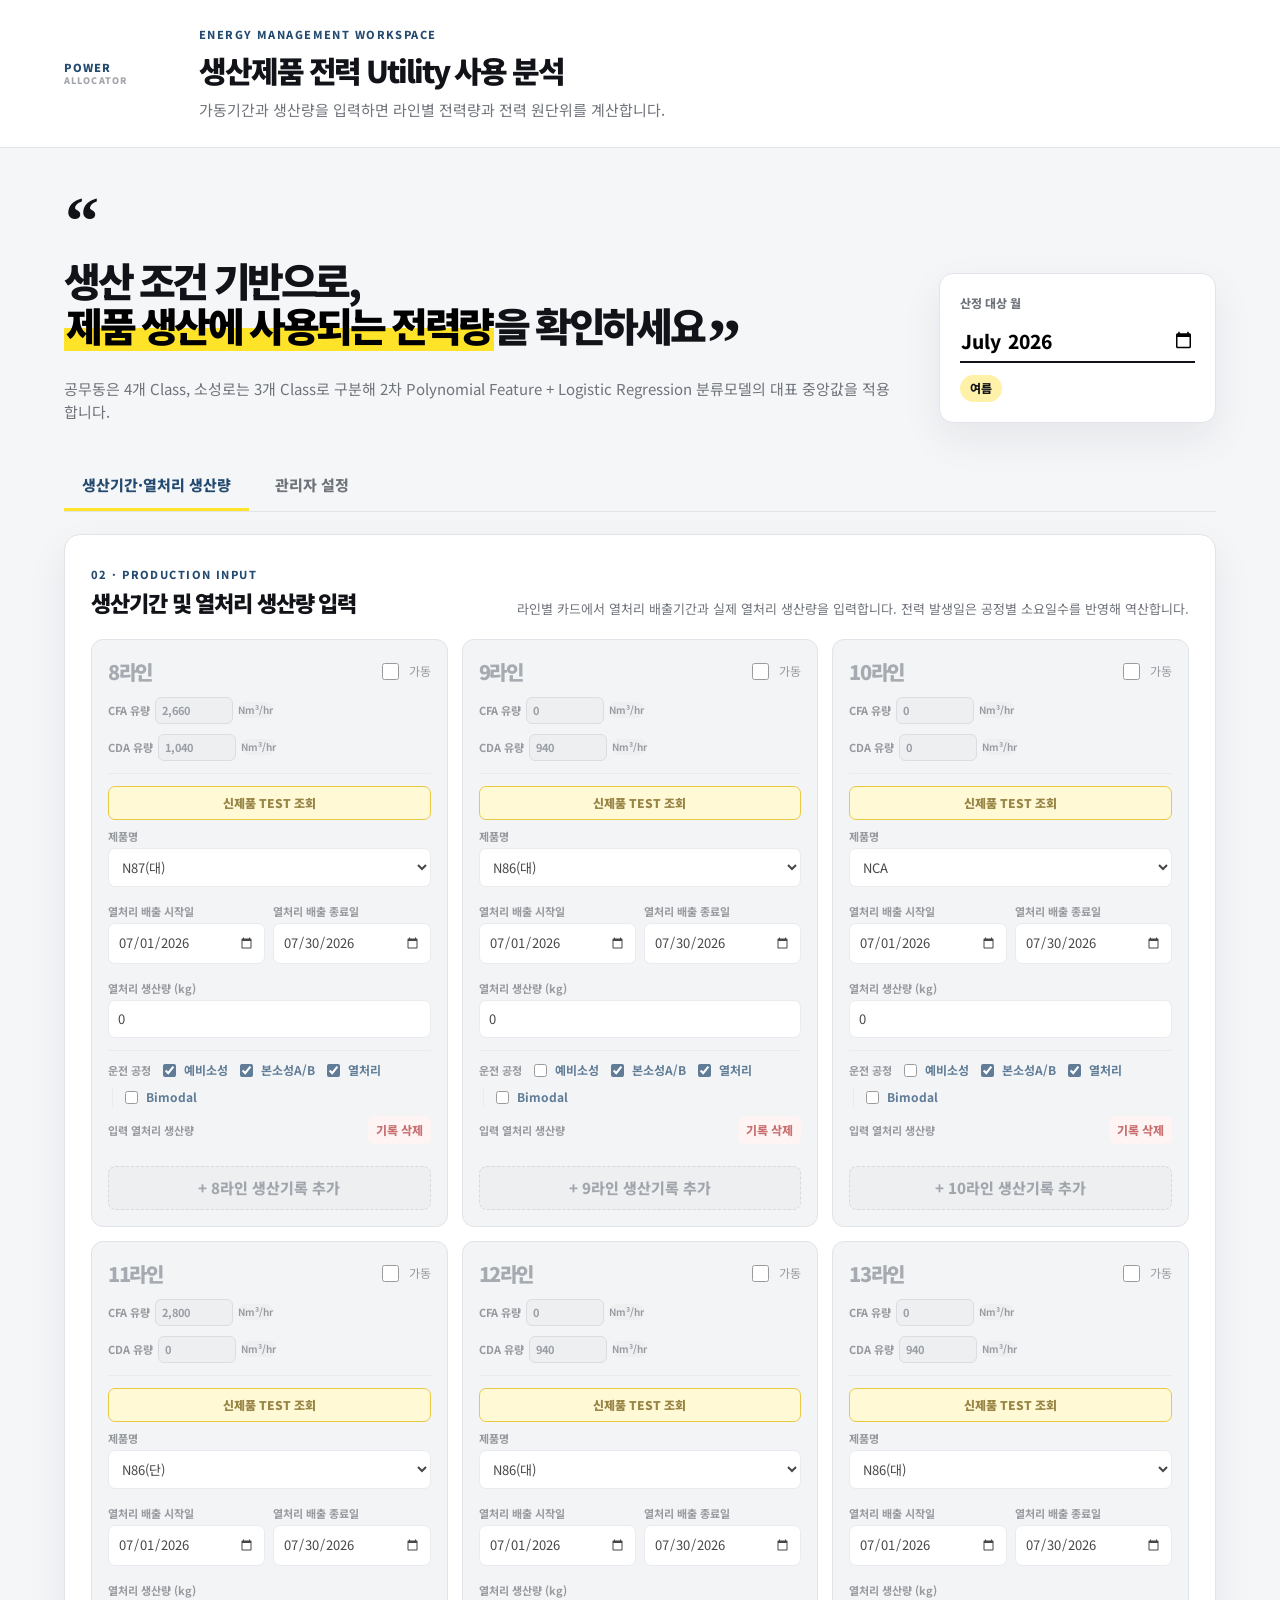
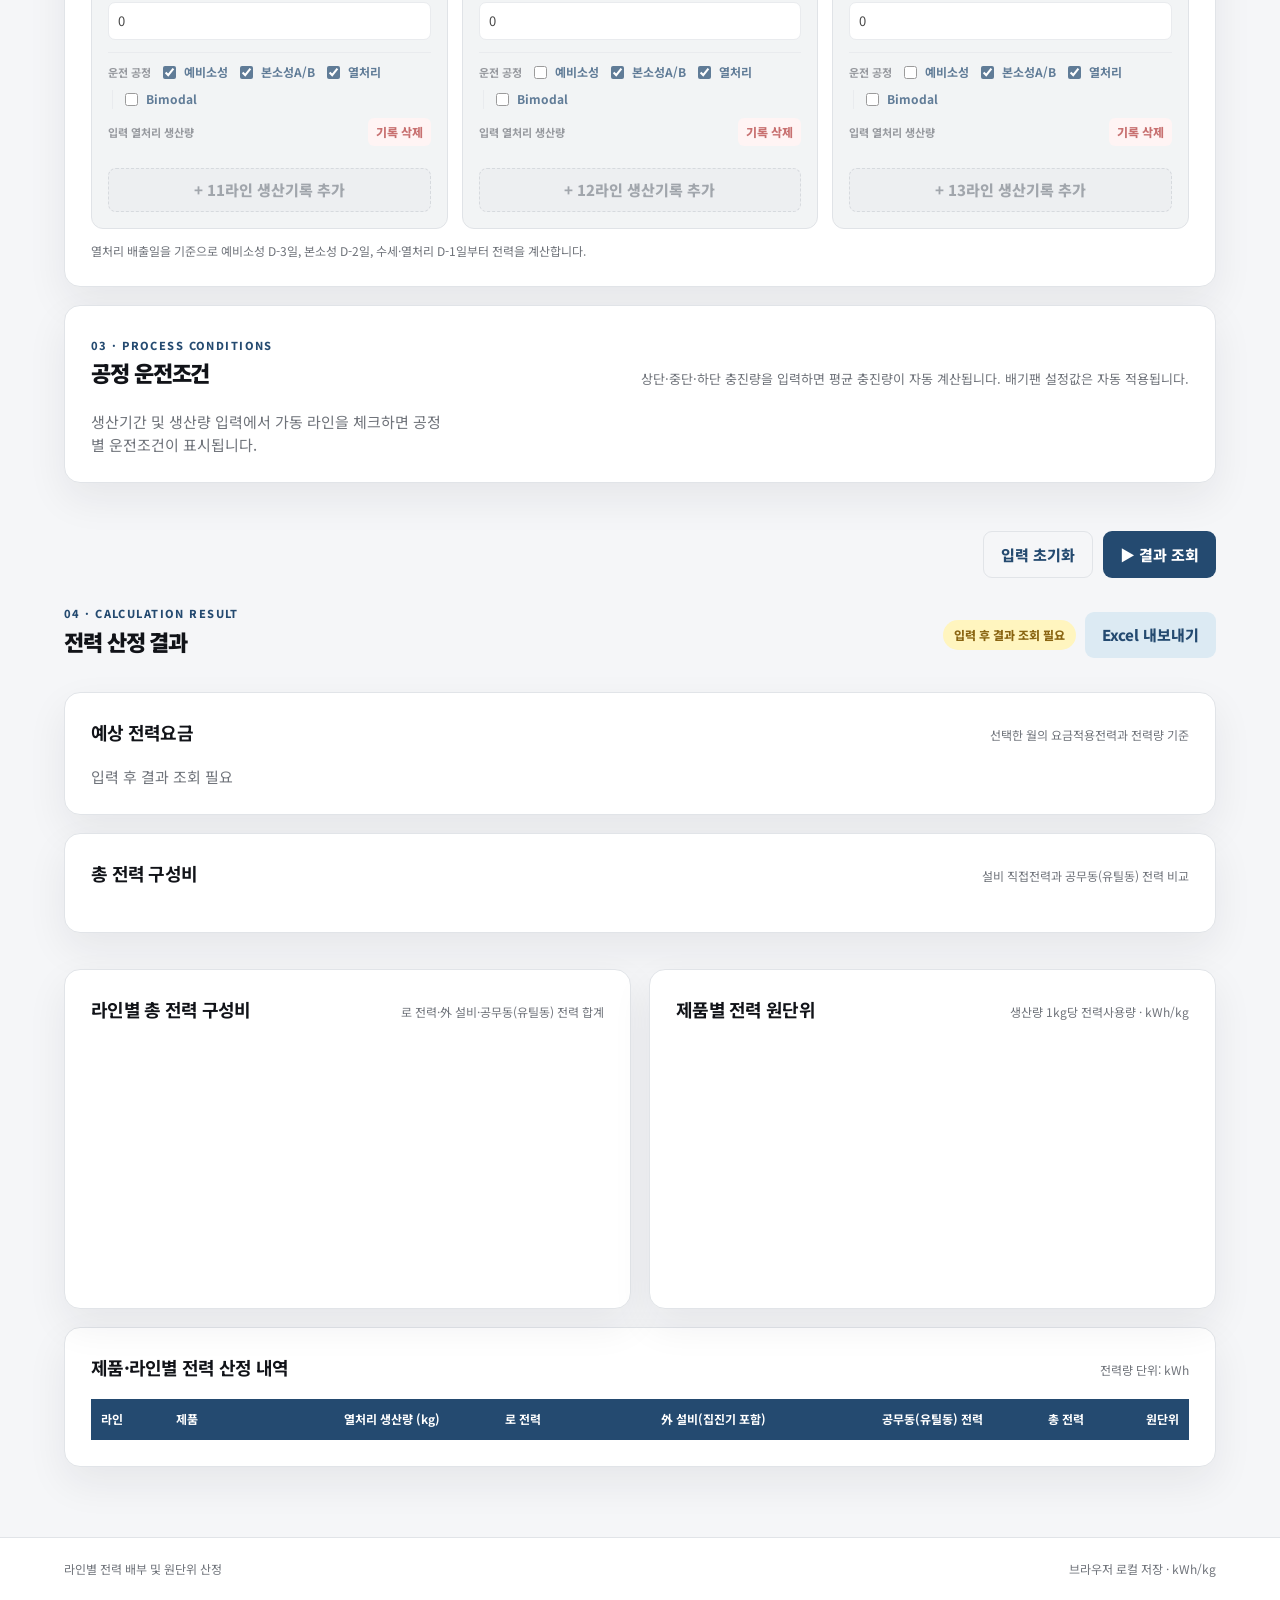
<file: index.html>
<!doctype html>
<html lang="ko">
  <head>
    <meta charset="UTF-8" />
    <meta http-equiv="refresh" content="0; url=/power-allocation-app/" />
    <title>생산제품 전력 Utility 사용 분석</title>
  </head>
  <body>
    <p><a href="/power-allocation-app/">대시보드 열기</a></p>
  </body>
</html>
</file>
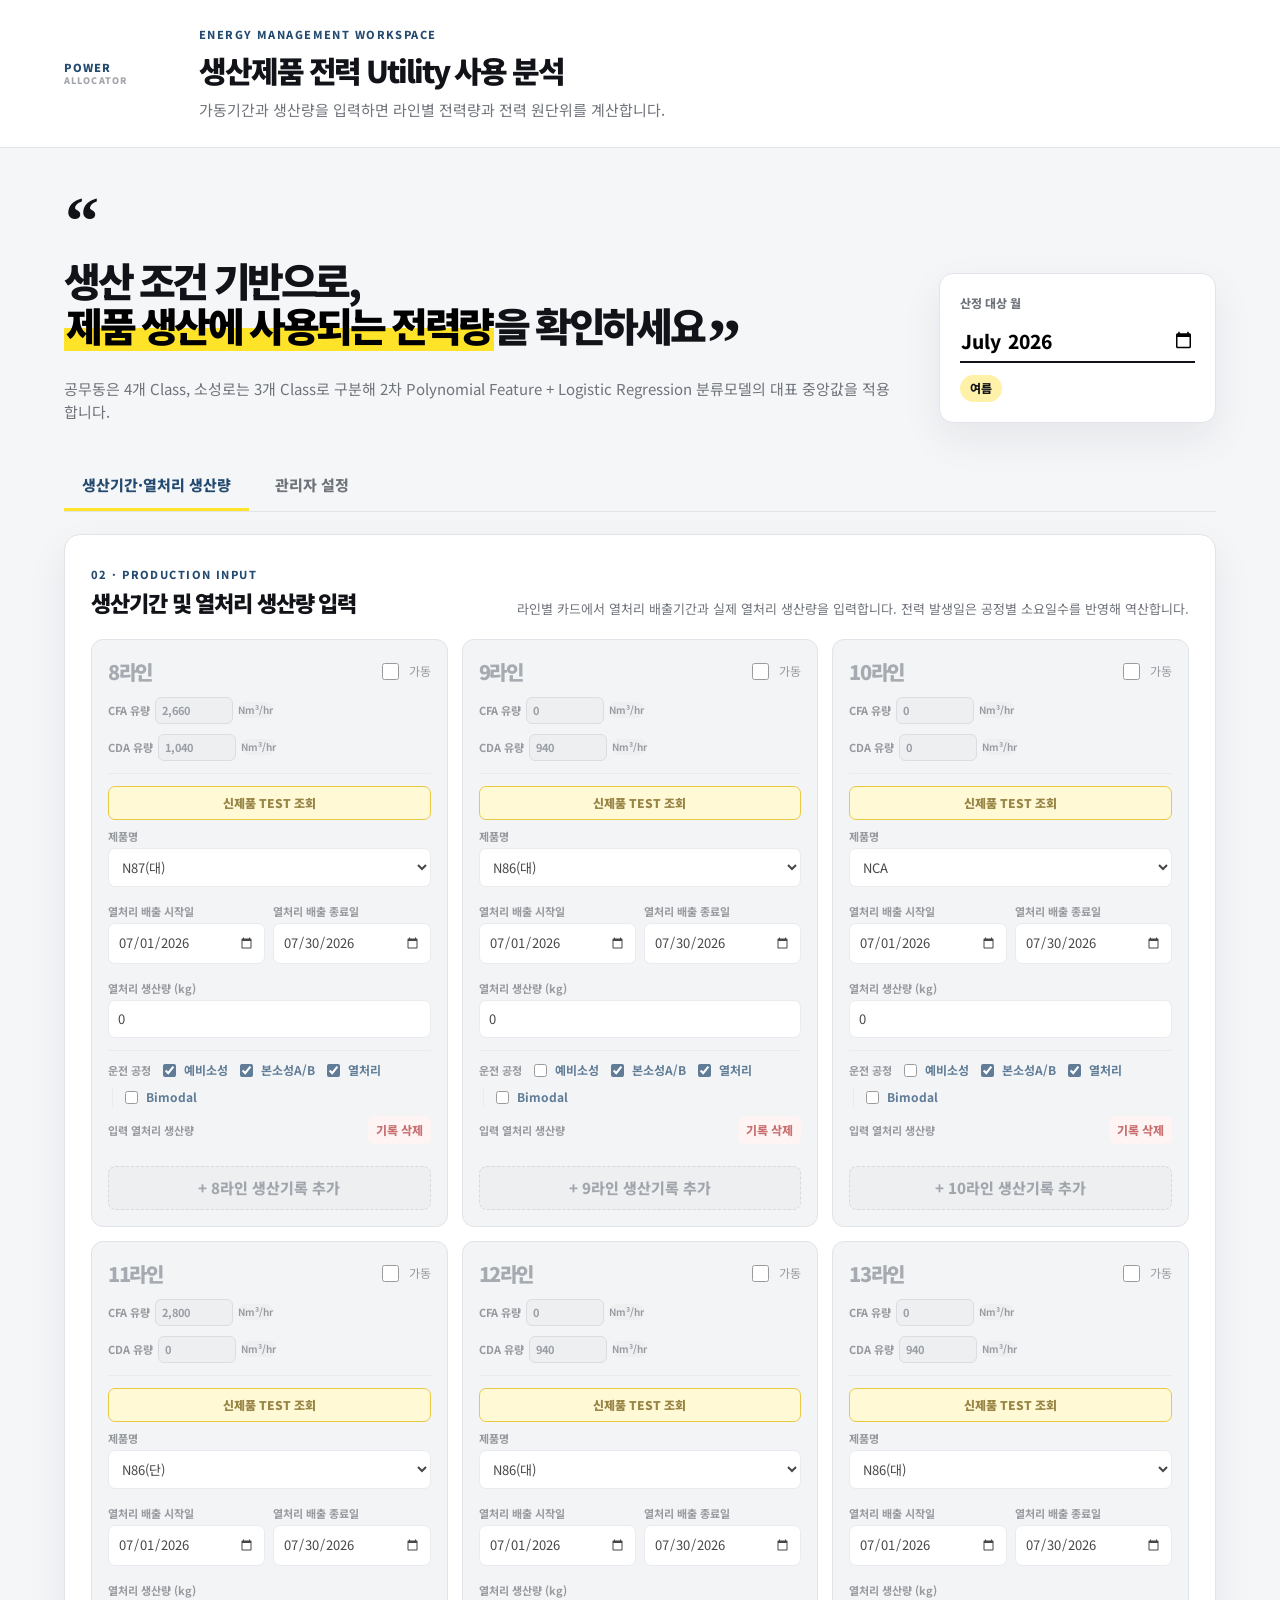
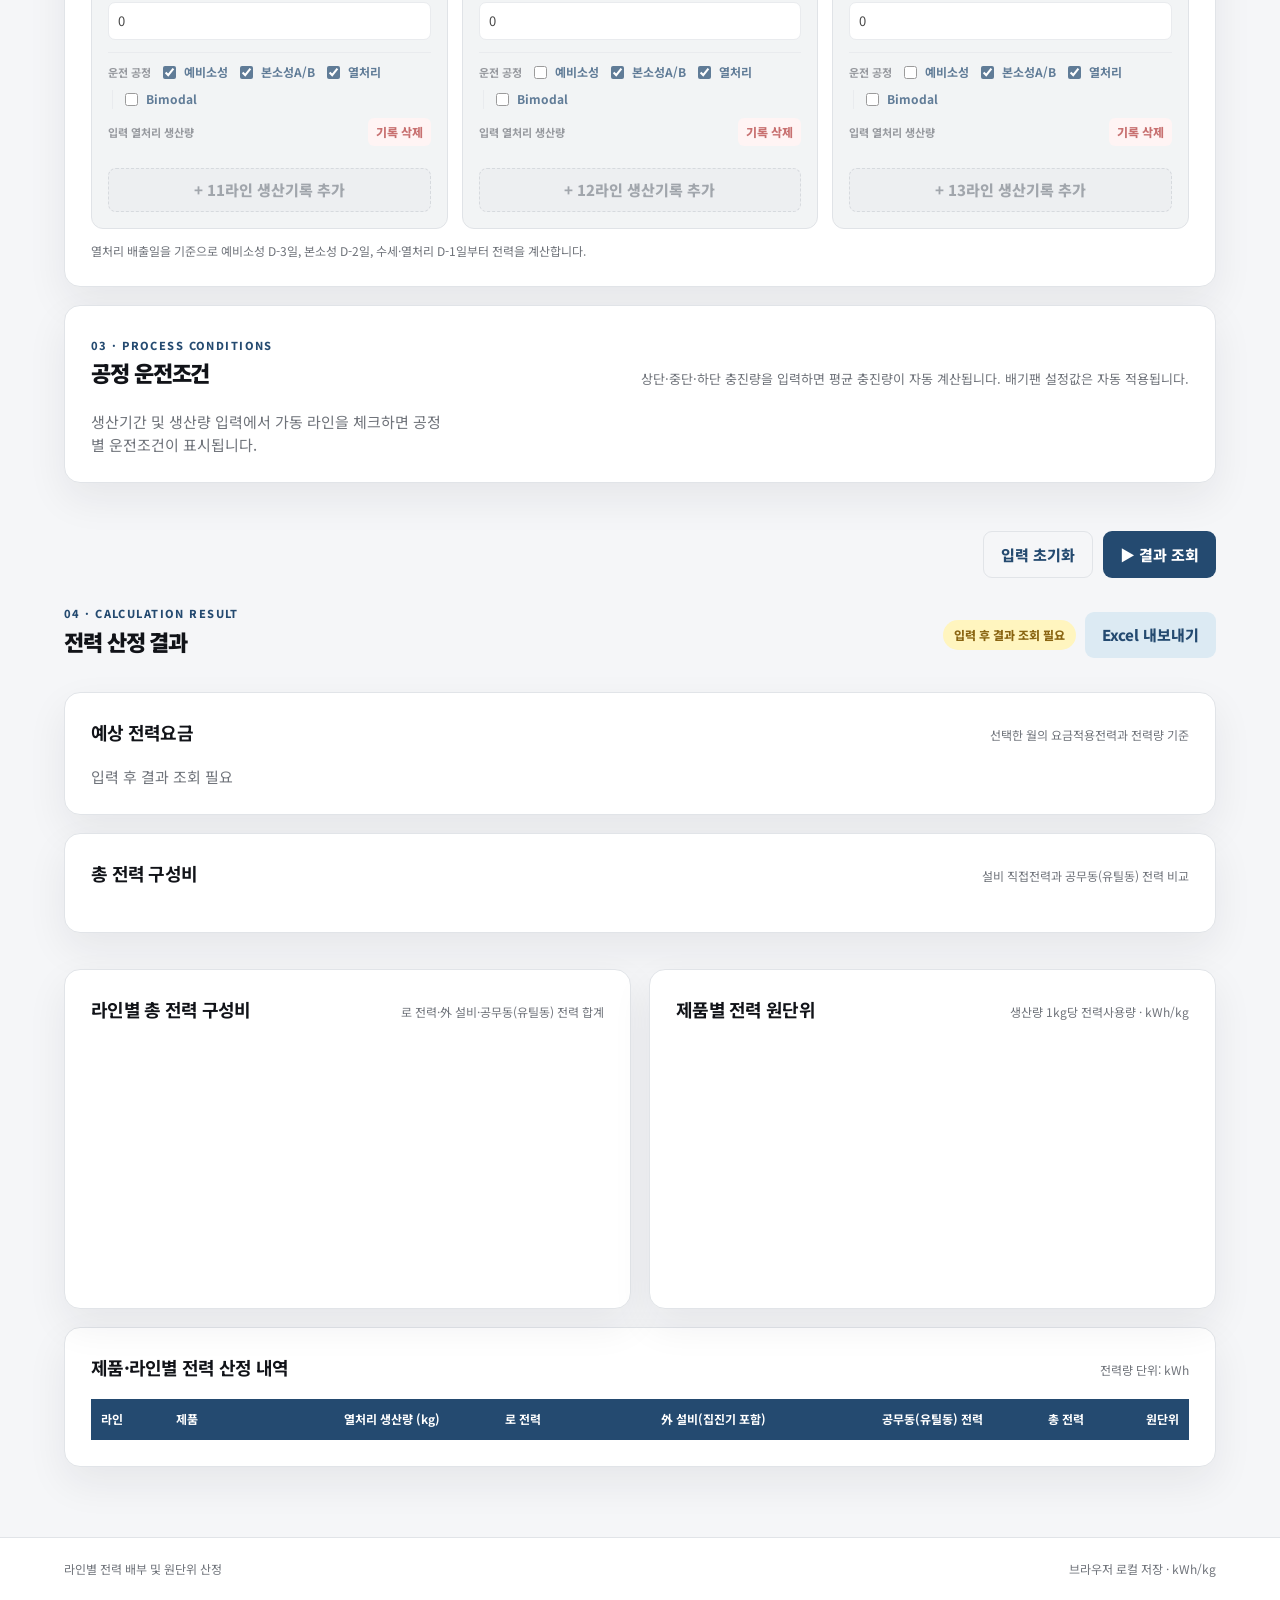
<file: power-allocation-app/index.html>
<!doctype html>
<html lang="ko">
<head>
  <meta charset="UTF-8" />
  <meta name="viewport" content="width=device-width, initial-scale=1.0" />
  <title>라인별 전력 배부 계산</title>
  <link rel="stylesheet" href="styles.css" />
</head>
<body>
  <header class="topbar">
    <div class="brand-mark">POWER<br><span>ALLOCATOR</span></div>
    <div class="header-title">
      <p class="eyebrow">ENERGY MANAGEMENT WORKSPACE</p>
        <h1>생산제품 전력 Utility 사용 분석</h1>
      <p>가동기간과 생산량을 입력하면 라인별 전력량과 전력 원단위를 계산합니다.</p>
    </div>
  </header>

  <main class="shell">
    <section class="intro-row">
      <div>
        <span class="quote-mark">“</span>
        <h2>생산 조건 기반으로,<br><mark>제품 생산에 사용되는 전력량</mark>을 확인하세요<span class="quote-close">”</span></h2>
        <p class="muted">공무동은 4개 Class, 소성로는 3개 Class로 구분해 2차 Polynomial Feature + Logistic Regression 분류모델의 대표 중앙값을 적용합니다.</p>
      </div>
      <div class="period-card">
        <label for="monthPicker">산정 대상 월</label>
        <input type="month" id="monthPicker" value="2026-07" />
        <span id="seasonBadge" class="season-badge">여름</span>
      </div>
    </section>

    <nav class="mode-tabs" aria-label="입력 항목 선택">
      <button class="mode-tab active" data-tab-switch="production">생산기간·열처리 생산량</button>
      <button class="mode-tab" data-tab-switch="admin">관리자 설정</button>
    </nav>

    <div id="lineGrid" hidden></div>

    <section class="panel input-panel" id="productionInputPanel" data-tab-content="production">
      <div class="section-heading">
        <div>
          <span class="section-kicker">02 · PRODUCTION INPUT</span>
          <h3>생산기간 및 열처리 생산량 입력</h3>
        </div>
        <p>라인별 카드에서 열처리 배출기간과 실제 열처리 생산량을 입력합니다. 전력 발생일은 공정별 소요일수를 반영해 역산합니다.</p>
      </div>
      <div id="productionCards" class="production-line-grid"></div>
      <datalist id="productOptions">
        <option value="N87(대)"></option>
        <option value="N86(대)"></option>
        <option value="NCA"></option>
        <option value="N86(단)"></option>
      </datalist>
      <p class="helper-text">열처리 배출일을 기준으로 예비소성 D-3일, 본소성 D-2일, 수세·열처리 D-1일부터 전력을 계산합니다.</p>
    </section>

    <section class="panel condition-panel" data-tab-content="production">
      <div class="section-heading">
        <div>
          <span class="section-kicker">03 · PROCESS CONDITIONS</span>
          <h3>공정 운전조건</h3>
        </div>
        <p>상단·중단·하단 충진량을 입력하면 평균 충진량이 자동 계산됩니다. 배기팬 설정값은 자동 적용됩니다.</p>
      </div>
      <div id="conditionCards" class="condition-cards"></div>
    </section>

    <section class="results-section">
      <div class="bottom-actions">
        <button class="ghost-button" id="resetBtn">입력 초기화</button>
        <button class="primary-button" id="calculateBtn">▶ 결과 조회</button>
      </div>
      <div class="section-heading result-heading">
        <div>
          <span class="section-kicker">04 · CALCULATION RESULT</span>
          <h3>전력 산정 결과</h3>
        </div>
        <div class="result-actions"><span id="calculationStatus" class="status-pill">입력 후 결과 조회 필요</span><button class="secondary-button" id="downloadBtn">Excel 내보내기</button></div>
      </div>
      <div id="kpiGrid" class="kpi-grid"></div>
      <div class="panel tariff-panel"><div class="chart-title"><h4>예상 전력요금</h4><span>선택한 월의 요금적용전력과 전력량 기준</span></div><div id="tariffPanel" class="tariff-content"><p class="muted">입력 후 결과 조회 필요</p></div></div>
      <div class="panel composition-panel"><div class="chart-title"><h4>총 전력 구성비</h4><span>설비 직접전력과 공무동(유틸동) 전력 비교</span></div><div id="powerComposition" class="power-composition"></div></div>
      <div class="result-grid">
      <div class="panel chart-panel"><div class="chart-title"><h4>라인별 총 전력 구성비</h4><span>로 전력·外 설비·공무동(유틸동) 전력 합계</span></div><div id="donutChart" class="donut-wrap"></div></div>
        <div class="panel chart-panel"><div class="chart-title"><h4>제품별 전력 원단위</h4><span>생산량 1kg당 전력사용량 · kWh/kg</span></div><div id="barChart" class="bar-chart"></div></div>
      </div>
      <div class="panel output-panel"><div class="chart-title"><h4>제품·라인별 전력 산정 내역</h4><span>전력량 단위: kWh</span></div><div class="table-wrap"><table class="result-table"><thead><tr><th>라인</th><th>제품</th><th>열처리 생산량 (kg)</th><th>로 전력</th><th>外 설비(집진기 포함)</th><th>공무동(유틸동) 전력</th><th>총 전력</th><th>원단위</th></tr></thead><tbody id="resultBody"></tbody></table></div></div>
    </section>

    <section class="panel admin-panel" data-tab-content="admin">
      <div class="section-heading">
        <div><span class="section-kicker">ADMIN SETTINGS</span><h3>제품별 공정조건 관리</h3></div>
        <p>제품 기본값을 수정하면 이후 제품 선택 시 해당 조건이 자동 적용됩니다.</p>
      </div>
      <div id="productSettings" class="product-settings-grid"></div>
      <details class="admin-subpanel">
        <summary>모델 대표 중앙값 설정</summary>
        <p class="muted">분류모델의 대표 중앙값을 수정할 수 있습니다. 변경한 값은 현재 브라우저에 저장됩니다.</p>
        <div id="modelSettings" class="settings-grid"></div>
      </details>
    </section>
  </main>
  <footer><span>라인별 전력 배부 및 원단위 산정</span><span>브라우저 로컬 저장 · kWh/kg</span></footer>
  <script src="model_bundle.js"></script>
  <script src="utility_model_bundle_v4.js"></script>
  <script src="app.js"></script>
</body>
</html>
</file>
<file: power-allocation-app/styles.css>
@import url('https://fonts.googleapis.com/css2?family=Noto+Sans+KR:wght@400;500;700;800;900&display=swap');
.tariff-content{display:grid;grid-template-columns:1.1fr 1fr;gap:16px;align-items:stretch}.tariff-total{border:1px solid #f0d86a;background:#fffbea;border-radius:12px;padding:18px}.tariff-total small,.tariff-line small{display:block;color:var(--muted);font-size:11px;font-weight:700}.tariff-total strong{display:block;font-size:30px;letter-spacing:-.06em;margin-top:5px}.tariff-total span{font-size:12px;color:var(--muted)}.tariff-lines{display:grid;grid-template-columns:repeat(2,minmax(0,1fr));gap:8px}.tariff-line{border:1px solid var(--line);border-radius:9px;padding:10px 12px}.tariff-line strong{display:block;margin-top:4px;font-size:16px}.tariff-note{grid-column:1/-1;margin:0;color:var(--muted);font-size:11px}@media(max-width:760px){.tariff-content{grid-template-columns:1fr}.tariff-lines{grid-template-columns:1fr}}

:root{--ink:#111318;--muted:#6f737a;--paper:#f5f6f8;--card:#fff;--line:#e1e4e8;--yellow:#ffe329;--blue:#244a70;--blue-2:#dceaf3;--green:#24724e;--shadow:0 16px 40px rgba(24,34,48,.07)}
*{box-sizing:border-box} body{margin:0;background:var(--paper);color:var(--ink);font-family:'Noto Sans KR',Arial,sans-serif;font-size:15px;line-height:1.55}button,input,select{font:inherit}button{cursor:pointer;border:0} .topbar{display:flex;gap:30px;align-items:center;padding:26px clamp(24px,5vw,80px);background:#fff;border-bottom:1px solid var(--line)}
.brand-mark{font-size:11px;font-weight:900;letter-spacing:.1em;line-height:1.1;color:var(--blue);min-width:105px}.brand-mark span{font-size:9px;color:#a2a5aa}.header-title{flex:1}.eyebrow,.section-kicker{margin:0 0 4px;font-size:11px;font-weight:800;letter-spacing:.13em;color:var(--blue)}h1,h2,h3,h4,p{margin-top:0}h1{font-size:30px;letter-spacing:-.07em;margin-bottom:4px;font-weight:900}h2{font-size:36px;line-height:1.17;letter-spacing:-.085em;margin-bottom:14px;font-weight:900}h3{font-size:22px;letter-spacing:-.05em;margin:0;font-weight:900}h4{font-size:18px;margin:0;letter-spacing:-.04em}.header-title p:last-child,.muted{color:var(--muted);margin-bottom:0}.header-actions{display:flex;gap:10px}.primary-button,.secondary-button,.ghost-button{padding:11px 17px;border-radius:9px;font-weight:800}.primary-button{background:var(--blue);color:#fff}.secondary-button{background:var(--blue-2);color:var(--blue)}.ghost-button{background:transparent;color:var(--blue);border:1px solid var(--line)}
.shell{max-width:1420px;margin:0 auto;padding:42px clamp(20px,5vw,70px) 70px;display:flex;flex-direction:column}.intro-row{order:0;display:flex;justify-content:space-between;gap:40px;align-items:end;padding:12px 0 38px}.mode-tabs{order:1;display:flex;gap:8px;margin:0 0 4px;border-bottom:1px solid var(--line)}.mode-tab{padding:12px 18px;background:transparent;color:var(--muted);font-weight:800;border-bottom:3px solid transparent}.mode-tab.active{color:var(--blue);border-bottom-color:var(--yellow)}.input-panel,.line-panel{order:2}.condition-panel{order:3}.results-section{order:4}.admin-panel{order:5}[data-tab-content].is-hidden{display:none}.quote-mark{display:block;font-family:Georgia,'Times New Roman',serif;font-size:68px;line-height:.58;font-weight:900;margin:0 0 17px 1px}.intro-row h2{font-size:40px;line-height:1.12}.intro-row mark{background:linear-gradient(to bottom,transparent 56%,var(--yellow) 56%,var(--yellow) 94%,transparent 94%);box-shadow:none;padding:0 2px}.quote-close{display:inline-block;font-family:Georgia,'Times New Roman',serif;font-size:68px;line-height:.58;font-weight:900;margin-left:4px;vertical-align:-.34em}.period-card{min-width:260px;background:#fff;padding:20px;border:1px solid var(--line);border-radius:14px;box-shadow:var(--shadow)}.period-card label{display:block;font-size:12px;font-weight:800;color:var(--muted);margin-bottom:7px}.period-card input{width:100%;border:0;border-bottom:2px solid var(--ink);padding:5px 0;font-size:19px;font-weight:800;background:transparent}.season-badge{display:inline-block;margin-top:12px;padding:4px 10px;border-radius:999px;background:#fff1a8;font-size:12px;font-weight:800}
.panel{background:var(--card);border:1px solid var(--line);border-radius:16px;box-shadow:var(--shadow);padding:26px;margin-top:18px}.section-heading{display:flex;justify-content:space-between;gap:24px;align-items:end;margin-bottom:20px}.section-heading>p{color:var(--muted);font-size:13px;margin:0;text-align:right}.line-grid{display:grid;grid-template-columns:repeat(6,minmax(0,1fr));gap:12px}.line-card{border:1px solid var(--line);border-radius:12px;padding:16px;background:#fafbfc}.line-card.active{border-color:#98b5ca;background:#f2f8fb}.line-card-header{display:flex;justify-content:space-between;align-items:center;margin-bottom:14px}.line-name{font-size:20px;font-weight:900;letter-spacing:-.07em}.switch{display:flex;align-items:center;gap:7px;font-size:12px;color:var(--muted)}.switch input{accent-color:var(--blue);width:17px;height:17px}.field-label{display:block;font-size:11px;color:var(--muted);font-weight:700;margin:8px 0 3px}.mini-input,.condition-input,.record-input,.record-select{width:100%;padding:8px 9px;border:1px solid var(--line);border-radius:7px;background:#fff;font-size:13px}.mini-input:focus,.condition-input:focus,.record-input:focus,.record-select:focus{outline:2px solid #b6d2e5;border-color:#80a7c4}.table-wrap{overflow:auto}.record-table,.result-table{width:100%;border-collapse:collapse;min-width:980px}.record-table th,.result-table th{background:var(--blue);color:#fff;text-align:left;font-size:12px;padding:11px 10px;white-space:nowrap}.record-table td,.result-table td{border-bottom:1px solid var(--line);padding:9px 8px;vertical-align:middle}.record-table tr:nth-child(even),.result-table tr:nth-child(even){background:#fbfcfd}.record-table td:first-child{font-weight:800}.helper-text{color:var(--muted);font-size:12px;margin:13px 0 0}.row-delete{color:#b33a3a;background:#fff0f0;border-radius:6px;padding:6px 8px;font-size:12px;font-weight:800}.condition-cards{display:grid;grid-template-columns:repeat(4,minmax(0,1fr));gap:14px}.condition-card{border:1px solid var(--line);border-radius:12px;padding:16px}.condition-card h4{margin-bottom:10px}.condition-card small{color:var(--muted);font-size:11px}.condition-grid{display:grid;grid-template-columns:repeat(3,minmax(0,1fr));gap:9px}.fan-note{margin-top:12px;color:var(--blue);background:#eef6fa;border-radius:7px;padding:7px 9px;font-size:11px;font-weight:700}.results-section{margin-top:48px}.result-heading{margin-bottom:16px}.result-actions{display:flex;align-items:center;gap:9px}.status-pill{font-size:12px;font-weight:800;color:#8a6512;background:#fff5bf;border-radius:999px;padding:6px 11px}.status-pill.ready{color:var(--green);background:#def4e7}.kpi-grid{display:grid;grid-template-columns:repeat(4,minmax(0,1fr));gap:13px}.kpi{background:#fff;border:1px solid var(--line);border-radius:13px;padding:19px;box-shadow:var(--shadow)}.kpi-label{font-size:12px;color:var(--muted);font-weight:800}.kpi-value{font-size:28px;font-weight:900;letter-spacing:-.07em;margin-top:4px}.kpi-unit{font-size:12px;color:var(--muted);margin-left:4px}.result-grid{display:grid;grid-template-columns:1fr 1fr;gap:18px;margin-top:18px}.chart-panel{min-height:320px}.chart-title{display:flex;justify-content:space-between;align-items:baseline;gap:12px;margin-bottom:18px}.chart-title span{font-size:12px;color:var(--muted)}.donut-wrap{display:flex;align-items:center;gap:28px;min-height:240px}.donut{width:210px;height:210px;border-radius:50%;position:relative;flex:none}.donut:after{content:'';position:absolute;inset:42px;background:#fff;border-radius:50%}.donut-center{position:absolute;z-index:2;inset:0;display:grid;place-content:center;text-align:center;font-weight:900}.donut-center small{font-size:11px;color:var(--muted);font-weight:700}.legend{display:grid;gap:8px}.legend-row{display:flex;gap:8px;align-items:center;font-size:12px}.legend-dot{width:9px;height:9px;border-radius:3px;display:inline-block}.bar-chart{display:grid;gap:13px;padding:8px 0}.bar-row{display:grid;grid-template-columns:120px 1fr 76px;gap:10px;align-items:center;font-size:12px}.bar-track{height:14px;background:#edf0f2;border-radius:99px;overflow:hidden}.bar-fill{height:100%;background:var(--blue);border-radius:99px}.bar-value{text-align:right;font-weight:900}.output-panel{margin-top:18px}.result-table td{text-align:right}.result-table th{text-align:right}.result-table th:first-child,.result-table th:nth-child(2),.result-table td:first-child,.result-table td:nth-child(2){text-align:left}.admin-panel{margin-top:30px;color:var(--muted);font-size:13px}.admin-panel summary{cursor:pointer;color:var(--blue);font-weight:800}.settings-grid{display:grid;grid-template-columns:repeat(3,minmax(0,1fr));gap:12px;margin-top:14px}.setting-card{border:1px solid var(--line);border-radius:9px;padding:11px;background:#fff}.setting-card strong{display:block;color:var(--ink);margin-bottom:6px}.setting-card label{font-size:12px}.setting-card input{width:100%;margin-top:5px;padding:7px;border:1px solid var(--line);border-radius:6px}footer{display:flex;justify-content:space-between;padding:22px clamp(20px,5vw,70px);color:var(--muted);font-size:12px;border-top:1px solid var(--line);background:#fff}
.production-line-grid{display:grid;grid-template-columns:repeat(3,minmax(0,1fr));gap:14px}.production-line-card{border:1px solid var(--line);border-radius:12px;padding:16px;background:#fafbfc}.production-line-card.active{border-color:#98b5ca;background:#f2f8fb}.production-line-card.inactive{opacity:.72;background:#eef0f2;border-color:#d5d9de;color:#858b94}.production-line-card.inactive .production-add{border-color:#c7ccd2;background:#e7e9ec;color:#7d848d}.production-line-header{display:flex;justify-content:space-between;align-items:center;margin-bottom:13px}.production-line-title{font-size:20px;font-weight:900;letter-spacing:-.07em}.production-record{border-top:1px solid var(--line);padding:12px 0}.production-record-grid{display:grid;grid-template-columns:1fr 1fr;gap:8px}.production-record-grid .wide{grid-column:1/-1}.production-add{width:100%;margin-top:10px;padding:9px;border:1px dashed #a9bfd0;border-radius:8px;background:#fff;color:var(--blue);font-weight:800}.production-record-actions{display:flex;justify-content:space-between;align-items:center;margin-top:9px}.production-record-label{font-size:11px;color:var(--muted);font-weight:700}.production-line-card .row-delete{padding:5px 8px}.line-card:not(.active){background:#eef0f2;border-color:#d5d9de;color:#858b94}.line-card:not(.active) .mini-input{background:#e7e9ec;border-color:#cdd2d8;color:#737a83}
@media(max-width:1050px){.line-grid{grid-template-columns:repeat(3,1fr)}.condition-cards{grid-template-columns:repeat(2,1fr)}}@media(max-width:760px){.topbar,.intro-row,.section-heading,.result-heading{align-items:flex-start;flex-direction:column}.header-actions,.result-actions{width:100%}.header-actions button,.result-actions button{flex:1}.intro-row h2{font-size:30px}.period-card{width:100%}.line-grid,.condition-cards,.kpi-grid,.result-grid{grid-template-columns:1fr}.section-heading>p{text-align:left}.donut-wrap{justify-content:center;flex-direction:column}.shell{padding-top:24px}.settings-grid{grid-template-columns:1fr}}
.production-processes{display:flex;flex-wrap:wrap;align-items:center;gap:8px;margin-top:12px;padding-top:10px;border-top:1px solid var(--line)}.process-check{display:flex;align-items:center;gap:5px;color:var(--blue);font-size:12px;font-weight:700}.process-check input{accent-color:var(--blue)}
.production-flow-summary{display:flex;gap:8px;flex-wrap:wrap;margin:-3px 0 12px;color:var(--muted);font-size:11px;font-weight:700}.production-flow-summary span{padding:5px 8px;border:1px solid var(--line);border-radius:999px;background:#fff}.production-flow-summary strong{color:var(--blue);font-size:12px}.production-line-card.inactive .production-flow-summary span{background:#e7e9ec;border-color:#cdd2d8}
.production-flow-summary{gap:10px}.production-flow-summary label{display:flex;align-items:center;gap:5px}.production-flow-summary .flow-input{width:78px;padding:4px 6px;border:1px solid var(--line);border-radius:6px;background:#fff;color:var(--ink);font-size:11px;font-weight:700}.production-flow-summary .flow-input:focus{outline:2px solid #b6d2e5;border-color:#80a7c4}.production-flow-summary label>span{padding:0;border:0;background:transparent;font-size:10px;font-weight:600}.production-line-card.inactive .production-flow-summary .flow-input{background:#e7e9ec;border-color:#cdd2d8;color:#737a83}

/* Compact three-point charge input: top, middle, bottom -> calculated average */
.condition-cards{grid-template-columns:repeat(3,minmax(0,1fr))}.condition-card-title{display:flex;justify-content:space-between;gap:10px;align-items:flex-start;margin-bottom:13px}.condition-card-title h4{margin-bottom:4px}.condition-summary{font-size:11px;font-weight:800;color:var(--blue);background:#eef6fa;border-radius:999px;padding:4px 8px;white-space:nowrap}.condition-process-list{display:grid;gap:12px}.condition-process-group{border:1px solid #e7eaee;border-radius:10px;padding:11px;background:#fbfcfd}.condition-process-header{display:flex;justify-content:space-between;align-items:center;margin-bottom:9px;color:var(--blue)}.condition-process-header strong{font-size:14px}.condition-process-header span{font-size:11px;color:var(--muted);font-weight:700}.fill-row{display:grid;grid-template-columns:repeat(3,minmax(0,1fr)) 1.25fr;gap:7px;align-items:end}.fill-row label,.condition-secondary label{display:grid;gap:4px}.fill-row label span,.condition-secondary label span{font-size:10px;color:var(--muted);font-weight:700}.average-fill{min-height:55px;padding:7px 9px;border-radius:8px;background:#eef6fa;border:1px solid #cfe1ec;display:flex;flex-direction:column;justify-content:center}.average-fill small{font-size:10px;color:var(--blue);font-weight:700}.average-fill strong{font-size:15px;color:var(--blue)}.condition-secondary{display:grid;grid-template-columns:1fr 1fr;gap:7px;margin-top:9px}
@media(max-width:1050px){.condition-cards{grid-template-columns:repeat(2,minmax(0,1fr))}}@media(max-width:760px){.condition-cards{grid-template-columns:1fr}.fill-row{grid-template-columns:repeat(3,minmax(0,1fr))}.average-fill{grid-column:1/-1;min-height:auto;flex-direction:row;justify-content:space-between;align-items:center}}
/* Total power composition */
.composition-panel{margin-top:18px}.composition-total{display:flex;justify-content:space-between;align-items:baseline;margin-bottom:12px}.composition-total strong{font-size:20px}.composition-total span{font-size:12px;color:var(--muted)}.stacked-power-bar{height:58px;display:flex;border-radius:12px;overflow:hidden;background:#e9edf1;box-shadow:inset 0 0 0 1px rgba(0,0,0,.04)}.power-segment{height:100%;display:flex;align-items:center;justify-content:center;gap:8px;color:#fff;font-size:13px;font-weight:800;min-width:0;transition:width .25s ease}.power-segment.direct{background:var(--blue)}.power-segment.utility{background:#e1a12b}.power-segment span,.power-segment b{white-space:nowrap}.composition-legend{display:grid;grid-template-columns:1fr 1fr;gap:14px;margin-top:15px}.composition-legend>div{display:flex;align-items:flex-start;gap:9px;padding:12px 14px;border:1px solid var(--line);border-radius:10px;background:#fbfcfd}.composition-legend .legend-dot{width:11px;height:11px;border-radius:3px;margin-top:4px;flex:none}.direct-dot{background:var(--blue)}.utility-dot{background:#e1a12b}.composition-legend span{display:grid;gap:2px}.composition-legend strong{font-size:13px}.composition-legend small{font-size:11px;color:var(--muted)}
@media(max-width:760px){.composition-total{align-items:flex-start;flex-direction:column;gap:3px}.stacked-power-bar{height:76px;flex-direction:column}.power-segment{width:100%!important;height:50%;font-size:12px}.composition-legend{grid-template-columns:1fr}}
.bottom-actions{display:flex;justify-content:flex-end;gap:10px;margin-bottom:22px}
@media(max-width:760px){.bottom-actions{justify-content:stretch}.bottom-actions button{flex:1}}
.derived-yield{grid-column:1/-1;display:flex;justify-content:space-between;align-items:center;padding:9px 11px;border:1px solid #cfe1ec;border-radius:8px;background:#eef6fa;color:var(--blue)}.derived-yield span{font-size:11px;font-weight:800}.derived-yield strong{font-size:16px}
.bimodal-check{margin-left:4px;padding-left:8px;border-left:1px solid var(--line)}
.yield-settings-grid{display:grid;grid-template-columns:repeat(2,minmax(0,1fr));gap:14px}.yield-setting-card{border:1px solid var(--line);border-radius:12px;padding:16px;background:#fbfcfd}.yield-setting-heading{display:flex;justify-content:space-between;gap:12px;align-items:baseline;margin-bottom:13px;color:var(--blue)}.yield-setting-heading strong{font-size:16px}.yield-setting-heading span{font-size:11px;color:var(--muted)}.yield-input-grid{display:grid;grid-template-columns:repeat(2,minmax(0,1fr));gap:9px}.yield-input-grid label{display:grid;gap:4px;font-size:11px;color:var(--muted);font-weight:700}.yield-input-grid input,.additive-row input{width:100%;padding:8px 9px;border:1px solid var(--line);border-radius:7px;background:#fff;font-size:13px}.yield-additives{display:grid;gap:7px;margin-top:14px;padding-top:12px;border-top:1px solid var(--line)}.yield-subtitle{font-size:11px;color:var(--blue);font-weight:800}.additive-row{display:grid;grid-template-columns:1fr 100px 75px;gap:7px;align-items:center}.additive-row span{font-size:11px;color:var(--muted)}
@media(max-width:760px){.yield-settings-grid{grid-template-columns:1fr}.yield-setting-heading{align-items:flex-start;flex-direction:column;gap:3px}.yield-input-grid{grid-template-columns:1fr}}
.admin-panel{order:2;margin-top:18px}.admin-subpanel{margin-top:22px;padding-top:18px;border-top:1px solid var(--line)}.admin-subpanel summary{cursor:pointer;color:var(--blue);font-weight:800}.product-settings-grid{display:grid;grid-template-columns:repeat(2,minmax(0,1fr));gap:16px}.product-setting-card{border:1px solid var(--line);border-radius:12px;padding:16px;background:#fbfcfd}.product-setting-title{display:flex;justify-content:space-between;align-items:baseline;margin-bottom:12px}.product-setting-title strong{font-size:20px}.product-setting-title span{font-size:11px;color:var(--muted)}.product-flow-fields,.product-condition-fields{display:grid;grid-template-columns:repeat(2,minmax(0,1fr));gap:9px}.product-condition-fields{grid-template-columns:repeat(5,minmax(0,1fr))}.product-setting-card label{display:grid;gap:4px;font-size:11px;color:var(--muted);font-weight:700}.product-setting-card input{width:100%;padding:7px 8px;border:1px solid var(--line);border-radius:7px;background:#fff;color:var(--ink);font-size:13px}.product-setting-card input:focus{outline:2px solid #b6d2e5;border-color:#80a7c4}.product-process-setting{margin-top:14px;padding-top:12px;border-top:1px solid var(--line)}.product-process-heading{display:flex;justify-content:space-between;align-items:center;margin-bottom:8px;color:var(--blue)}.product-process-heading label{display:flex;align-items:center;gap:5px;color:var(--muted)}.product-process-heading input{width:15px}.product-process-heading label input{padding:0}
@media(max-width:760px){.product-settings-grid{grid-template-columns:1fr}.product-condition-fields{grid-template-columns:repeat(2,minmax(0,1fr))}}
 .new-product-test{display:block;width:100%;margin:0 0 7px;padding:7px 10px;border:1px solid #e1b400;border-radius:7px;background:#fff7c7;color:#735800;font-size:12px;font-weight:900;cursor:pointer}.new-product-test:hover{background:#ffef91}.new-product-test-card{border:3px solid #e1b400;background:#fffdf0;box-shadow:0 0 0 4px rgba(225,180,0,.14)}.new-product-test-card:before{content:'신제품 TEST · 공정조건 입력 필요';display:block;margin:-3px -3px 12px;padding:8px 10px;border-radius:8px;background:#ffe55c;color:#5b4800;font-size:13px;font-weight:900}.new-product-test-card .condition-process-group{border:2px dashed #e1b400;background:#fffef6}.new-product-test-card .condition-input{border:2px solid #e1b400;background:#fff}
</file>
